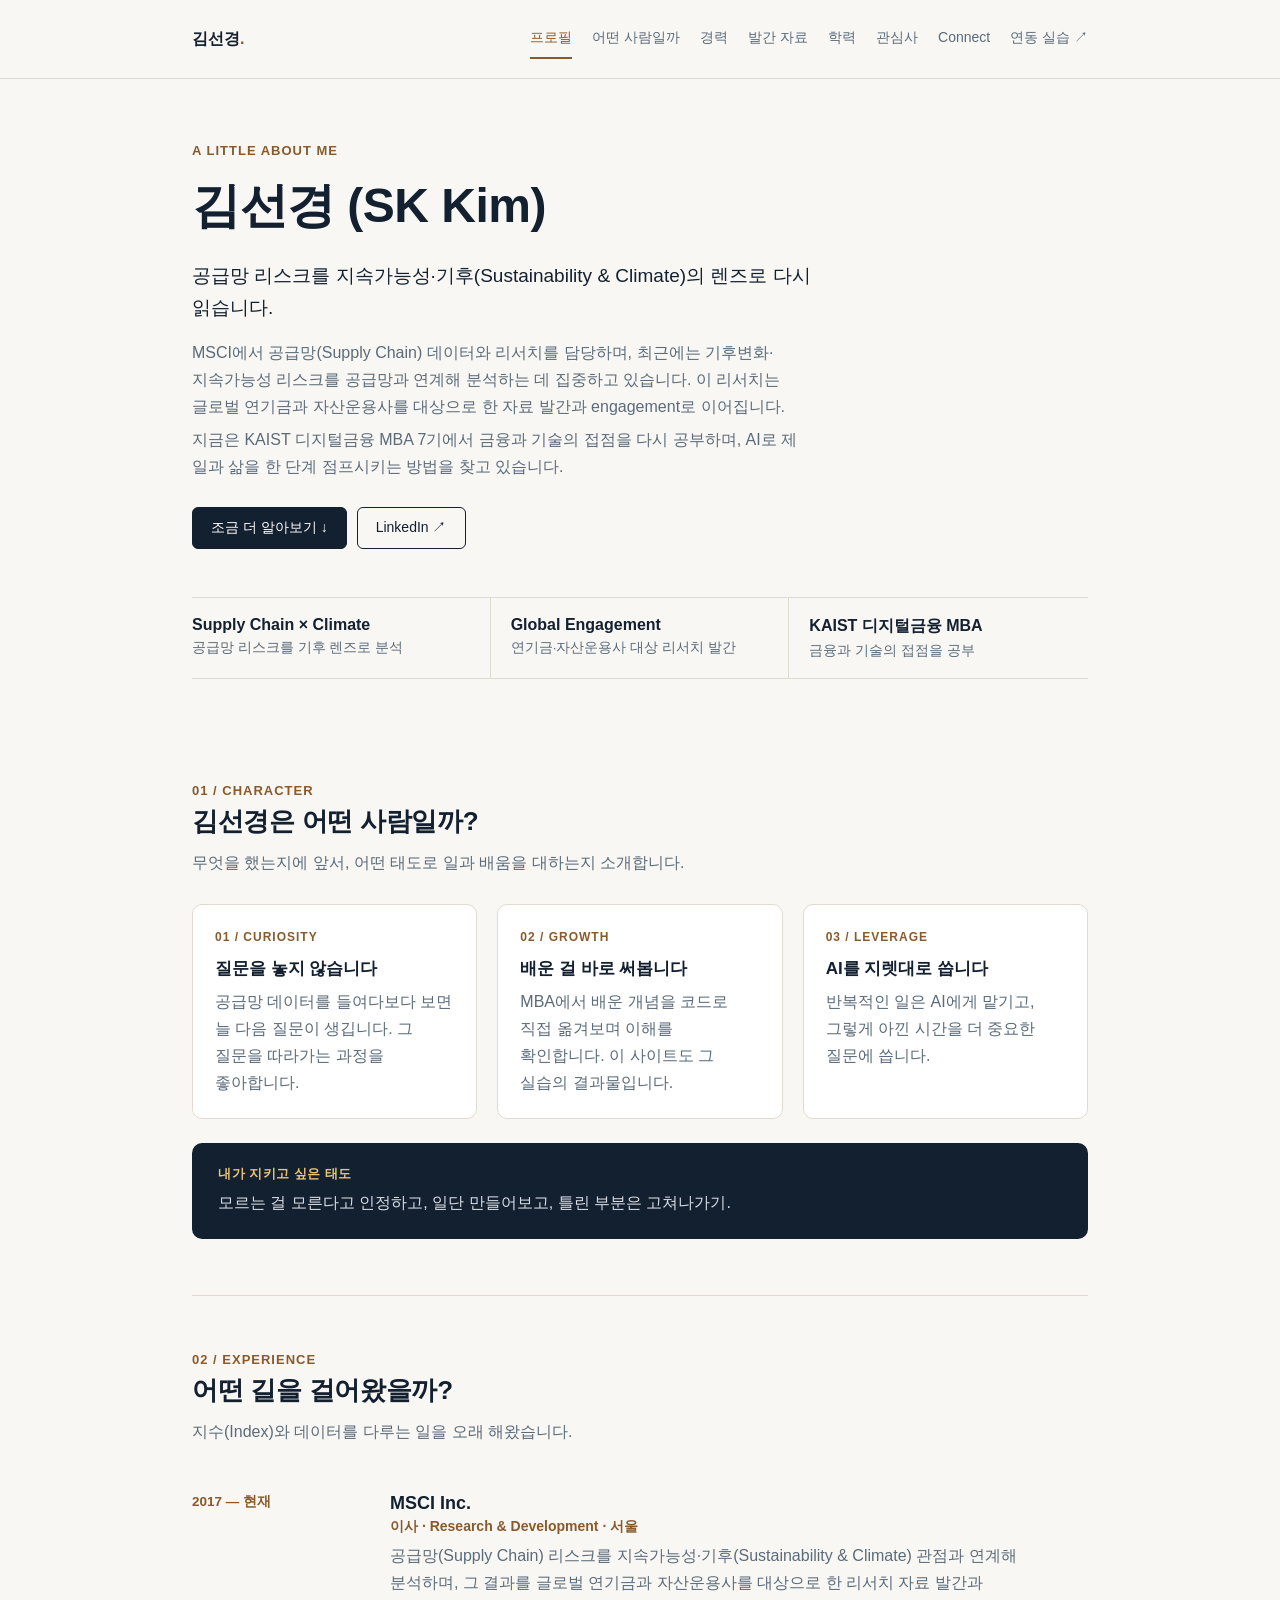
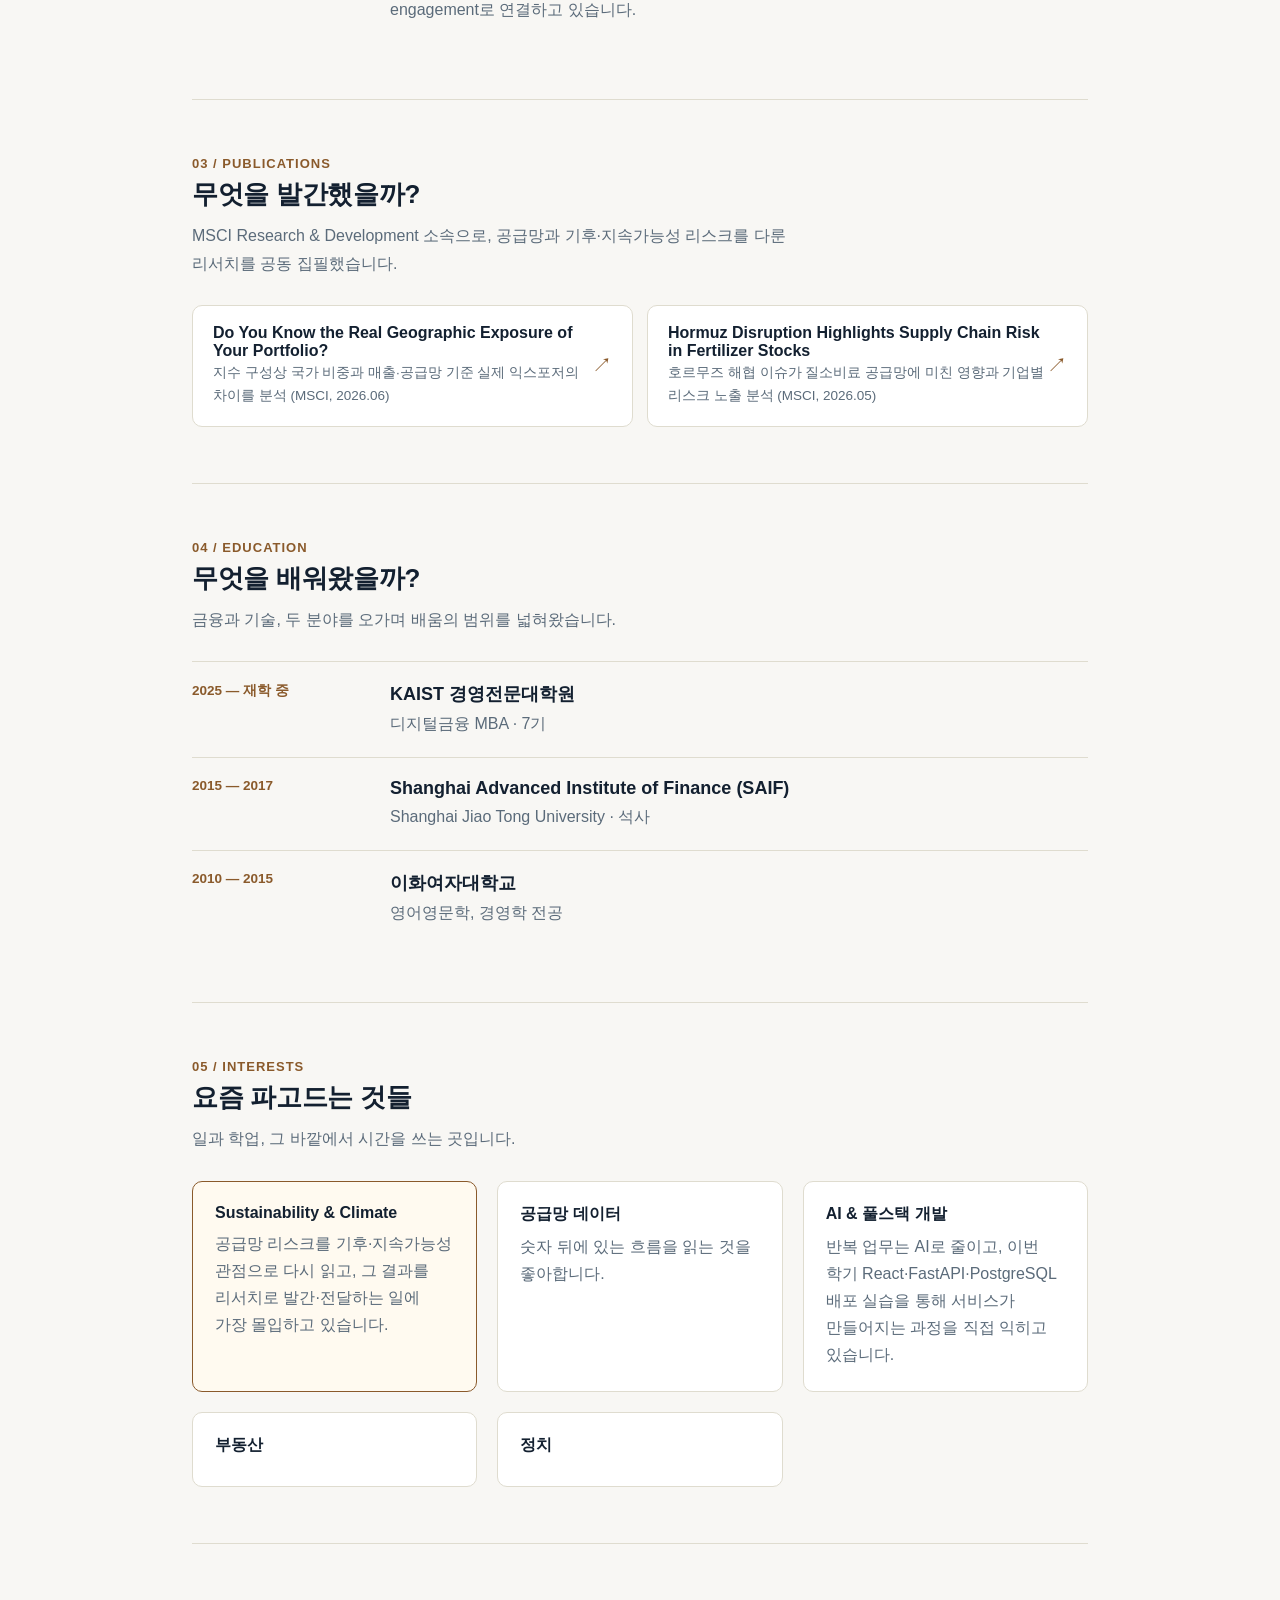
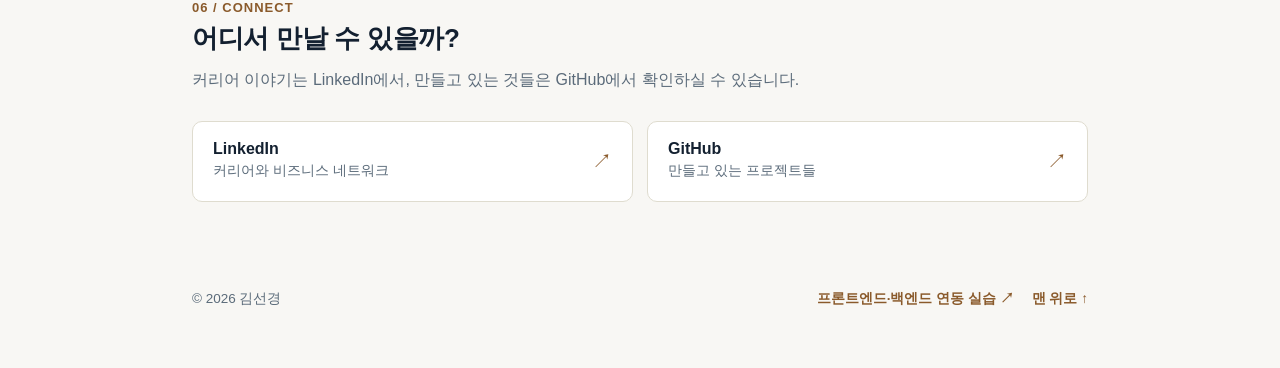
<file: public/intro/index.html>
<!doctype html>
<html lang="ko">
<head>
<meta charset="utf-8">
<meta name="viewport" content="width=device-width,initial-scale=1">
<title>김선경 | Supply Chain × Sustainability & Climate</title>
<meta name="description" content="MSCI에서 공급망과 지속가능성·기후 리스크를 연계해 글로벌 연기금·자산운용사 대상 리서치를 발간하고, KAIST 디지털금융 MBA에서 공부하는 김선경의 소개 페이지.">
<style>
:root{--ink:#132030;--muted:#5b6b7a;--paper:#f8f7f4;--line:#dfdccf;--accent:#8a5a2b;--gold:#e8c375;--header:78px}
*{box-sizing:border-box}
html{scroll-behavior:smooth;scroll-padding-top:calc(var(--header) + 24px)}
body{margin:0;background:var(--paper);color:var(--ink);font-family:"Pretendard","Apple SD Gothic Neo","Malgun Gothic",sans-serif;word-break:keep-all}
a{color:inherit;text-decoration:none}
p,h1,h2,h3{margin:0}
p{color:var(--muted);line-height:1.7}
.wrap{max-width:960px;margin:auto;padding:0 32px}
.top{position:sticky;top:0;z-index:20;background:rgba(248,247,244,.96);border-bottom:1px solid var(--line);backdrop-filter:blur(6px)}
.nav-wrap{min-height:var(--header);display:flex;align-items:center;justify-content:space-between;gap:24px;flex-wrap:wrap}
.brand{font-weight:700;white-space:nowrap}
.brand span{color:var(--accent)}
nav{display:flex;gap:20px;flex-wrap:wrap}
nav a{color:var(--muted);padding:10px 0;border-bottom:2px solid transparent;font-size:14px}
nav a:hover,nav a[aria-current]{color:var(--accent);border-color:var(--accent)}
.eyebrow{text-transform:uppercase;letter-spacing:1px;color:var(--accent);font-size:13px;font-weight:700}
.hero{padding:64px 0 48px}
.hero h1{font-size:clamp(32px,5vw,48px);margin:16px 0 8px;letter-spacing:-.5px}
.intro{font-size:19px;color:var(--ink);margin:22px 0 14px;max-width:620px}
.hero-copy{max-width:620px}
.hero-copy p{margin:6px 0}
.links{display:flex;gap:10px;flex-wrap:wrap;margin-top:26px}
.button{display:inline-flex;align-items:center;gap:10px;padding:11px 18px;border:1px solid var(--ink);border-radius:6px;transition:.2s;font-size:14px}
.button.primary{background:var(--ink);color:#fff}
.button:hover{background:var(--accent);color:#fff;border-color:var(--accent)}
.strip{display:grid;grid-template-columns:repeat(3,1fr);border-top:1px solid var(--line);border-bottom:1px solid var(--line);margin-top:48px}
.strip div{padding:18px 20px;border-right:1px solid var(--line)}
.strip div:first-child{padding-left:0}
.strip div:last-child{border:0}
.strip b{display:block;margin-bottom:4px}
.strip span{color:var(--muted);font-size:13.5px}
section.block{padding:56px 0;border-bottom:1px solid var(--line)}
.section-head{max-width:640px;margin-bottom:28px}
.section-head h2{font-size:26px;margin:6px 0 10px;letter-spacing:-.3px}
.traits{display:grid;grid-template-columns:repeat(3,1fr);gap:20px;margin-top:8px}
.trait{border:1px solid var(--line);border-radius:10px;padding:22px;background:#fff}
.trait .number{font-size:12px;color:var(--accent);font-weight:700;letter-spacing:1px}
.trait h3{font-size:17px;margin:12px 0 8px}
.principle{margin-top:24px;background:var(--ink);color:#fff;border-radius:10px;padding:22px 26px}
.principle b{color:var(--gold);display:block;margin-bottom:6px;font-size:13px;letter-spacing:.5px}
.principle p{color:#d8dee5}
.career,.education{display:grid;grid-template-columns:180px 1fr;gap:18px;padding:20px 0;border-top:1px solid var(--line)}
.career:first-of-type,.education:first-of-type{border-top:none}
.date{color:var(--accent);font-size:13.5px;font-weight:600}
.career h3,.education h3{font-size:18px;margin-bottom:4px}
.role{color:var(--accent);font-weight:600;font-size:14px;margin-bottom:6px}
.interests-grid{display:grid;grid-template-columns:repeat(3,1fr);gap:20px}
.interest{border:1px solid var(--line);border-radius:10px;padding:22px;background:#fff}
.interest h3{font-size:16px;margin-bottom:8px}
.socials{display:grid;grid-template-columns:repeat(2,1fr);gap:14px;margin-top:8px}
.social{display:flex;align-items:center;justify-content:space-between;border:1px solid var(--line);border-radius:10px;padding:18px 20px;background:#fff;transition:.2s}
.social:hover{border-color:var(--accent);background:#fffaf0}
.social h3{font-size:16px}
.social p{font-size:13.5px;margin-top:2px}
.arrow{font-size:20px;color:var(--accent)}
footer{padding:32px 0 60px}
.foot{display:flex;justify-content:space-between;align-items:center;flex-wrap:wrap;gap:12px;color:var(--muted);font-size:13.5px}
.foot-links{display:flex;gap:18px}
.foot-links a{color:var(--accent);font-weight:600}
@media (max-width:760px){
  .traits,.interests-grid,.socials{grid-template-columns:1fr}
  .strip{grid-template-columns:1fr}
  .strip div{border-right:0;border-bottom:1px solid var(--line)}
  .strip div:last-child{border-bottom:0}
  .career,.education{grid-template-columns:1fr}
  nav{gap:14px}
}
</style>
</head>
<body>
<header class="top">
  <div class="wrap nav-wrap">
    <a class="brand" href="#profile">김선경<span>.</span></a>
    <nav aria-label="김선경 소개 내비게이션">
      <a href="#profile" aria-current="location">프로필</a>
      <a href="#approach">어떤 사람일까</a>
      <a href="#experience">경력</a>
      <a href="#publications">발간 자료</a>
      <a href="#education">학력</a>
      <a href="#interests">관심사</a>
      <a href="#connect">Connect</a>
      <a href="/">연동 실습 ↗</a>
    </nav>
  </div>
</header>

<main class="wrap">
  <section class="hero" id="profile">
    <div class="eyebrow">A little about me</div>
    <h1>김선경 (SK Kim)</h1>
    <p class="intro">공급망 리스크를 지속가능성·기후(Sustainability &amp; Climate)의 렌즈로 다시 읽습니다.</p>
    <div class="hero-copy">
      <p>MSCI에서 공급망(Supply Chain) 데이터와 리서치를 담당하며, 최근에는 기후변화·지속가능성 리스크를 공급망과 연계해 분석하는 데 집중하고 있습니다. 이 리서치는 글로벌 연기금과 자산운용사를 대상으로 한 자료 발간과 engagement로 이어집니다.</p>
      <p>지금은 KAIST 디지털금융 MBA 7기에서 금융과 기술의 접점을 다시 공부하며, AI로 제 일과 삶을 한 단계 점프시키는 방법을 찾고 있습니다.</p>
    </div>
    <div class="links">
      <a class="button primary" href="#approach">조금 더 알아보기 ↓</a>
      <a class="button" href="https://www.linkedin.com/in/skkim15/" target="_blank" rel="noopener noreferrer">LinkedIn ↗</a>
    </div>
    <div class="strip">
      <div><b>Supply Chain × Climate</b><span>공급망 리스크를 기후 렌즈로 분석</span></div>
      <div><b>Global Engagement</b><span>연기금·자산운용사 대상 리서치 발간</span></div>
      <div><b>KAIST 디지털금융 MBA</b><span>금융과 기술의 접점을 공부</span></div>
    </div>
  </section>

  <section class="block" id="approach">
    <div class="section-head">
      <div class="eyebrow">01 / Character</div>
      <h2>김선경은 어떤 사람일까?</h2>
      <p>무엇을 했는지에 앞서, 어떤 태도로 일과 배움을 대하는지 소개합니다.</p>
    </div>
    <div class="traits">
      <article class="trait">
        <span class="number">01 / CURIOSITY</span>
        <h3>질문을 놓지 않습니다</h3>
        <p>공급망 데이터를 들여다보다 보면 늘 다음 질문이 생깁니다. 그 질문을 따라가는 과정을 좋아합니다.</p>
      </article>
      <article class="trait">
        <span class="number">02 / GROWTH</span>
        <h3>배운 걸 바로 써봅니다</h3>
        <p>MBA에서 배운 개념을 코드로 직접 옮겨보며 이해를 확인합니다. 이 사이트도 그 실습의 결과물입니다.</p>
      </article>
      <article class="trait">
        <span class="number">03 / LEVERAGE</span>
        <h3>AI를 지렛대로 씁니다</h3>
        <p>반복적인 일은 AI에게 맡기고, 그렇게 아낀 시간을 더 중요한 질문에 씁니다.</p>
      </article>
    </div>
    <div class="principle">
      <b>내가 지키고 싶은 태도</b>
      <p>모르는 걸 모른다고 인정하고, 일단 만들어보고, 틀린 부분은 고쳐나가기.</p>
    </div>
  </section>

  <section class="block" id="experience">
    <div class="section-head">
      <div class="eyebrow">02 / Experience</div>
      <h2>어떤 길을 걸어왔을까?</h2>
      <p>지수(Index)와 데이터를 다루는 일을 오래 해왔습니다.</p>
    </div>
    <article class="career">
      <div class="date">2017 — 현재</div>
      <div>
        <h3>MSCI Inc.</h3>
        <div class="role">이사 · Research &amp; Development · 서울</div>
        <p>공급망(Supply Chain) 리스크를 지속가능성·기후(Sustainability &amp; Climate) 관점과 연계해 분석하며, 그 결과를 글로벌 연기금과 자산운용사를 대상으로 한 리서치 자료 발간과 engagement로 연결하고 있습니다.</p>
      </div>
    </article>
  </section>

  <section class="block" id="publications">
    <div class="section-head">
      <div class="eyebrow">03 / Publications</div>
      <h2>무엇을 발간했을까?</h2>
      <p>MSCI Research &amp; Development 소속으로, 공급망과 기후·지속가능성 리스크를 다룬 리서치를 공동 집필했습니다.</p>
    </div>
    <div class="socials">
      <a class="social" href="https://www.msci.com/research-and-insights/quick-take/do-you-know-the-real-geographic-exposure-of-your-portfolio" target="_blank" rel="noopener noreferrer">
        <div><h3>Do You Know the Real Geographic Exposure of Your Portfolio?</h3><p>지수 구성상 국가 비중과 매출·공급망 기준 실제 익스포저의 차이를 분석 (MSCI, 2026.06)</p></div>
        <span class="arrow" aria-hidden="true">↗</span>
      </a>
      <a class="social" href="https://www.msci.com/research-and-insights/quick-take/hormuz-disruption-highlights-supply-chain-risk-in-fertilizer-stocks" target="_blank" rel="noopener noreferrer">
        <div><h3>Hormuz Disruption Highlights Supply Chain Risk in Fertilizer Stocks</h3><p>호르무즈 해협 이슈가 질소비료 공급망에 미친 영향과 기업별 리스크 노출 분석 (MSCI, 2026.05)</p></div>
        <span class="arrow" aria-hidden="true">↗</span>
      </a>
    </div>
  </section>

  <section class="block" id="education">
    <div class="section-head">
      <div class="eyebrow">04 / Education</div>
      <h2>무엇을 배워왔을까?</h2>
      <p>금융과 기술, 두 분야를 오가며 배움의 범위를 넓혀왔습니다.</p>
    </div>
    <div class="education">
      <div class="date">2025 — 재학 중</div>
      <div>
        <h3>KAIST 경영전문대학원</h3>
        <p>디지털금융 MBA · 7기</p>
      </div>
    </div>
    <div class="education">
      <div class="date">2015 — 2017</div>
      <div>
        <h3>Shanghai Advanced Institute of Finance (SAIF)</h3>
        <p>Shanghai Jiao Tong University · 석사</p>
      </div>
    </div>
    <div class="education">
      <div class="date">2010 — 2015</div>
      <div>
        <h3>이화여자대학교</h3>
        <p>영어영문학, 경영학 전공</p>
      </div>
    </div>
  </section>

  <section class="block" id="interests">
    <div class="section-head">
      <div class="eyebrow">05 / Interests</div>
      <h2>요즘 파고드는 것들</h2>
      <p>일과 학업, 그 바깥에서 시간을 쓰는 곳입니다.</p>
    </div>
    <div class="interests-grid">
      <article class="interest" style="border-color:var(--accent);background:#fffaf0">
        <h3>Sustainability &amp; Climate</h3>
        <p>공급망 리스크를 기후·지속가능성 관점으로 다시 읽고, 그 결과를 리서치로 발간·전달하는 일에 가장 몰입하고 있습니다.</p>
      </article>
      <article class="interest">
        <h3>공급망 데이터</h3>
        <p>숫자 뒤에 있는 흐름을 읽는 것을 좋아합니다.</p>
      </article>
      <article class="interest">
        <h3>AI &amp; 풀스택 개발</h3>
        <p>반복 업무는 AI로 줄이고, 이번 학기 React·FastAPI·PostgreSQL 배포 실습을 통해 서비스가 만들어지는 과정을 직접 익히고 있습니다.</p>
      </article>
      <article class="interest">
        <h3>부동산</h3>
      </article>
      <article class="interest">
        <h3>정치</h3>
      </article>
    </div>
  </section>

  <section class="block" id="connect" style="border-bottom:none">
    <div class="section-head">
      <div class="eyebrow">06 / Connect</div>
      <h2>어디서 만날 수 있을까?</h2>
      <p>커리어 이야기는 LinkedIn에서, 만들고 있는 것들은 GitHub에서 확인하실 수 있습니다.</p>
    </div>
    <div class="socials">
      <a class="social" href="https://www.linkedin.com/in/skkim15/" target="_blank" rel="noopener noreferrer">
        <div><h3>LinkedIn</h3><p>커리어와 비즈니스 네트워크</p></div>
        <span class="arrow" aria-hidden="true">↗</span>
      </a>
      <a class="social" href="https://github.com/skk1001072" target="_blank" rel="noopener noreferrer">
        <div><h3>GitHub</h3><p>만들고 있는 프로젝트들</p></div>
        <span class="arrow" aria-hidden="true">↗</span>
      </a>
    </div>
  </section>
</main>

<footer>
  <div class="wrap foot">
    <span>© 2026 김선경</span>
    <span class="foot-links">
      <a href="/">프론트엔드·백엔드 연동 실습 ↗</a>
      <a href="#profile">맨 위로 ↑</a>
    </span>
  </div>
</footer>

<script>
(function(){
  const links = Array.from(document.querySelectorAll('nav a[href^="#"]'));
  const sections = links.map(a => document.querySelector(a.getAttribute('href')));
  let queued = false;
  function update(){
    const header = document.querySelector('.top').offsetHeight;
    const y = window.scrollY + header + 60;
    let current = sections[0];
    for (const s of sections) if (s.offsetTop <= y) current = s;
    if (window.innerHeight + window.scrollY >= document.documentElement.scrollHeight - 3) current = sections[sections.length - 1];
    for (const a of links) {
      if (a.getAttribute('href') === '#' + current.id) a.setAttribute('aria-current', 'location');
      else a.removeAttribute('aria-current');
    }
    queued = false;
  }
  window.addEventListener('scroll', () => { if (!queued) { queued = true; requestAnimationFrame(update); } }, { passive: true });
  window.addEventListener('resize', update);
  update();
})();
</script>
</body>
</html>
</file>
